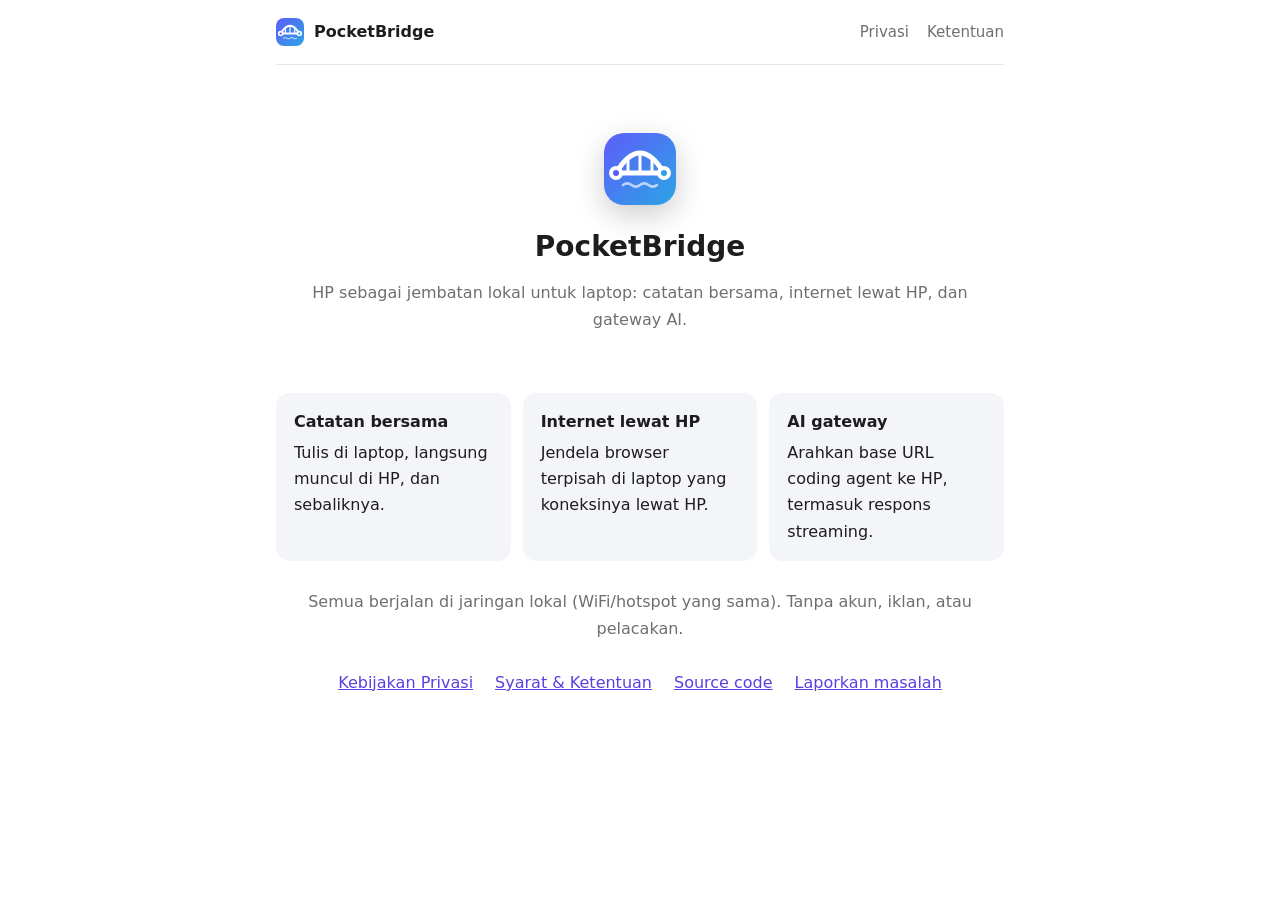
<file: docs/index.html>
<!doctype html>
<html lang="id">
<head>
<meta charset="utf-8">
<meta name="viewport" content="width=device-width,initial-scale=1">
<link rel="icon" href="icon.svg">
<title>PocketBridge</title>
<link rel="stylesheet" href="style.css">
</head>
<body>
<nav><a href="./"><img src="icon.svg" alt="">PocketBridge</a><span><a href="privacy.html">Privasi</a><a href="terms.html">Ketentuan</a></span></nav>

<div class="hero">
  <img src="icon.svg" alt="">
  <h1>PocketBridge</h1>
  <p class="muted">HP sebagai jembatan lokal untuk laptop: catatan bersama, internet lewat HP, dan gateway AI.</p>
</div>

<div class="cards">
  <div><b>Catatan bersama</b>Tulis di laptop, langsung muncul di HP, dan sebaliknya.</div>
  <div><b>Internet lewat HP</b>Jendela browser terpisah di laptop yang koneksinya lewat HP.</div>
  <div><b>AI gateway</b>Arahkan base URL coding agent ke HP, termasuk respons streaming.</div>
</div>

<p class="muted" style="text-align:center">Semua berjalan di jaringan lokal (WiFi/hotspot yang sama). Tanpa akun, iklan, atau pelacakan.</p>

<div class="links">
  <a href="privacy.html">Kebijakan Privasi</a>
  <a href="terms.html">Syarat &amp; Ketentuan</a>
  <a href="https://github.com/CyanoCream/Pocketbridge">Source code</a>
  <a href="https://github.com/CyanoCream/Pocketbridge/issues">Laporkan masalah</a>
</div>
</body>
</html>
</file>
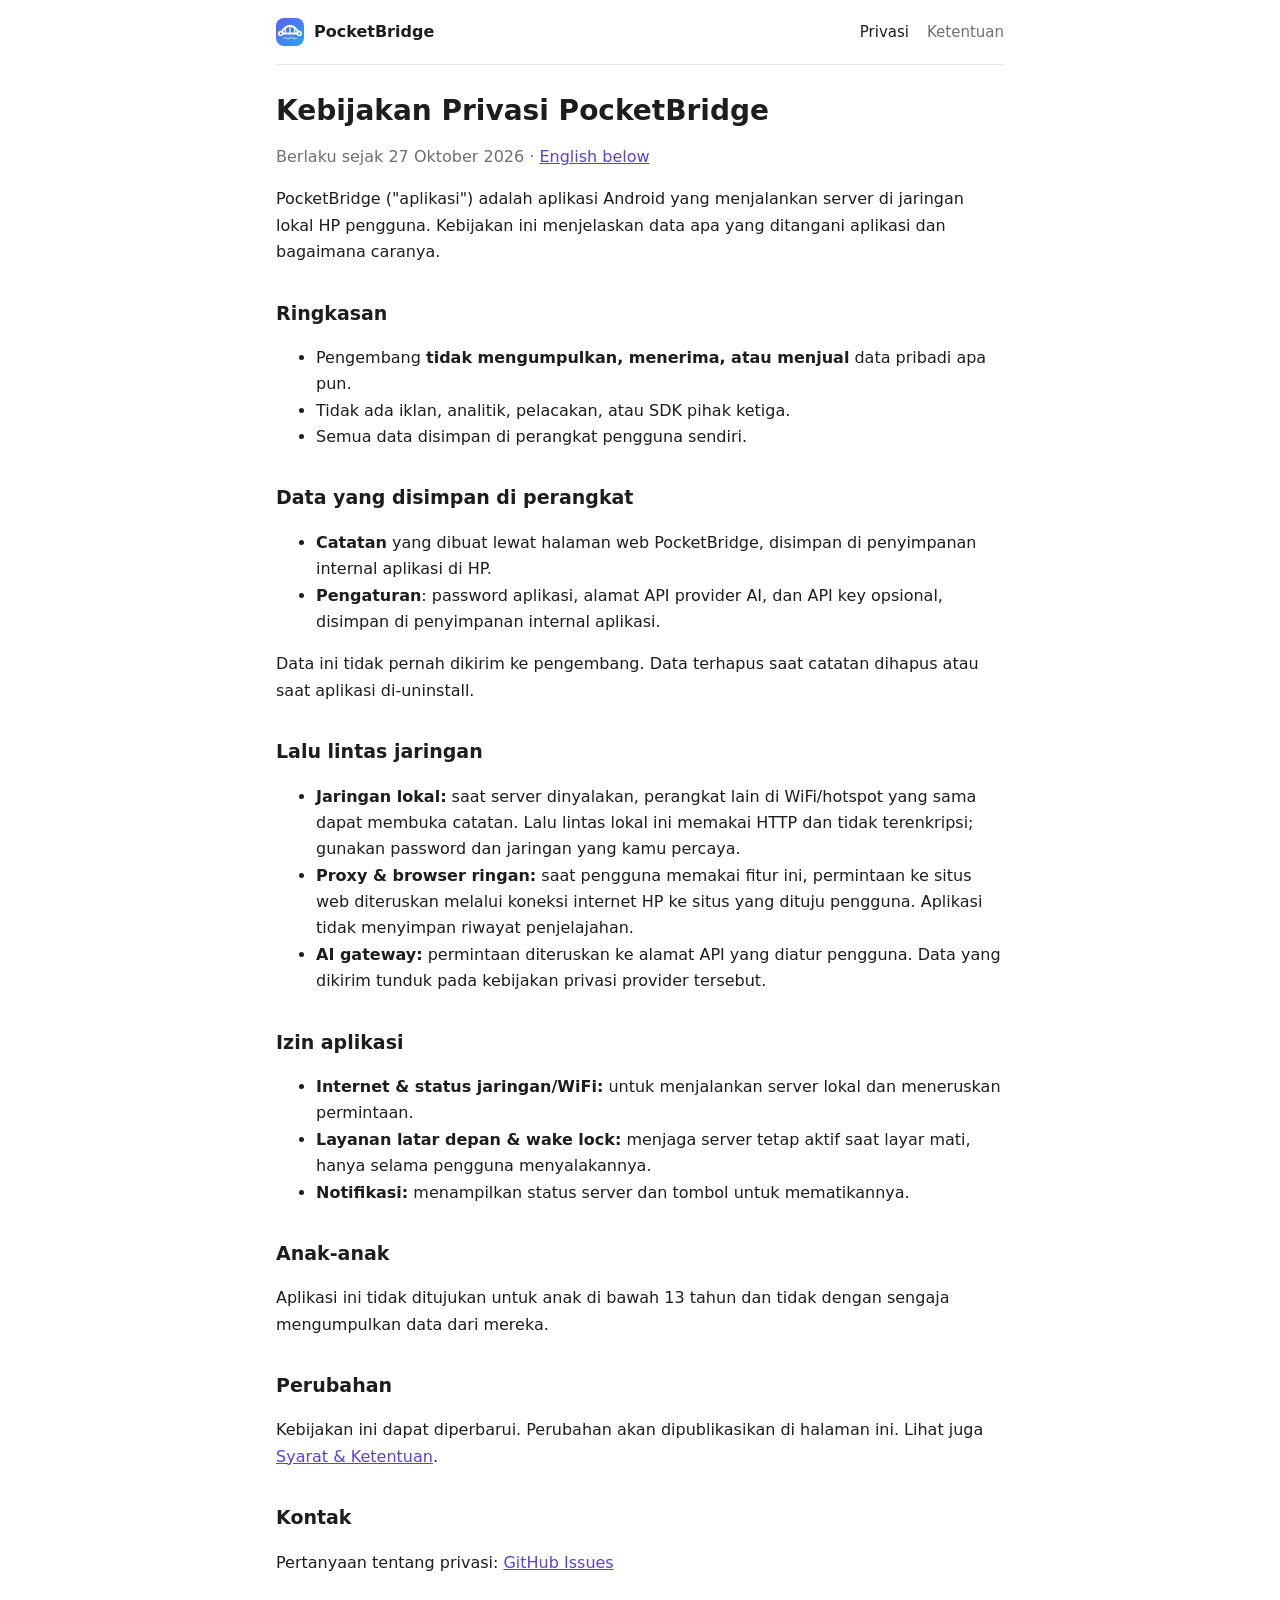
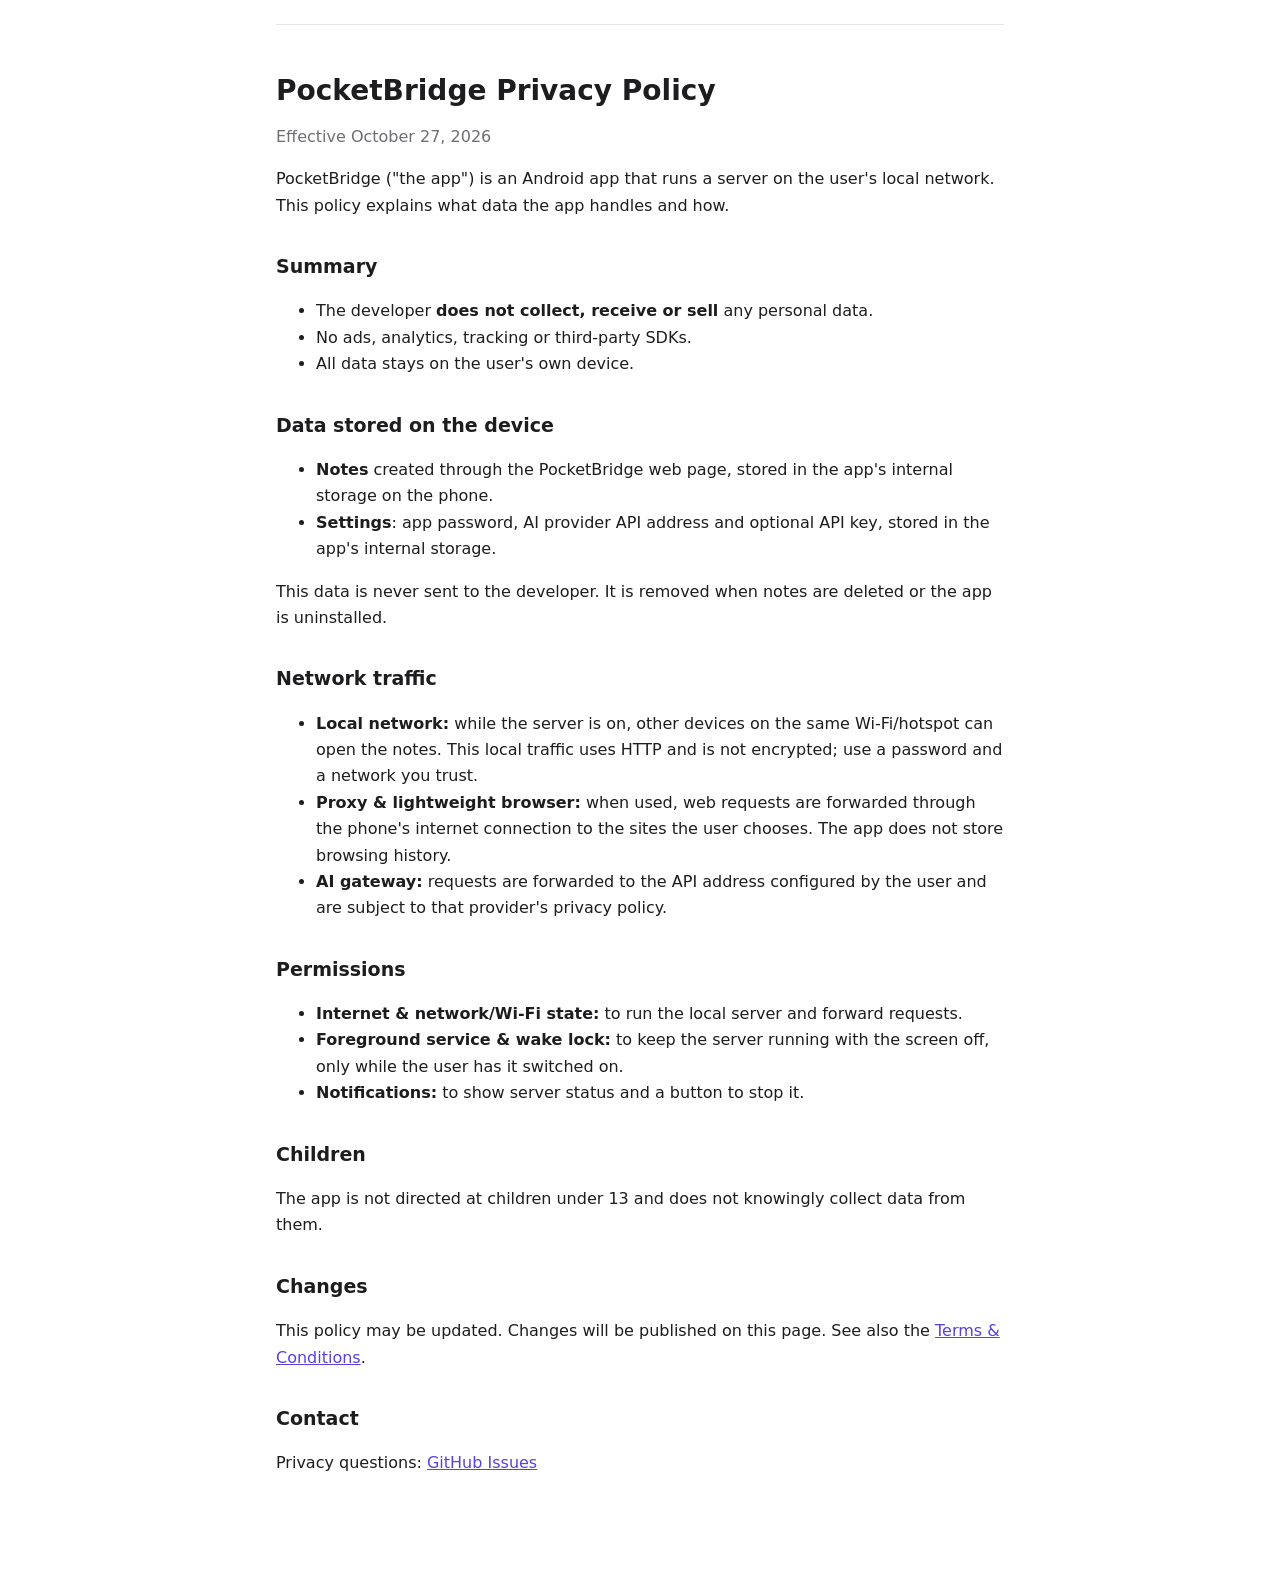
<file: docs/privacy.html>
<!doctype html>
<html lang="id">
<head>
<meta charset="utf-8">
<meta name="viewport" content="width=device-width,initial-scale=1">
<title>Kebijakan Privasi · PocketBridge</title>
<link rel="icon" href="icon.svg">
<link rel="stylesheet" href="style.css">
</head>
<body>
<nav><a href="./"><img src="icon.svg" alt="">PocketBridge</a><span><a href="privacy.html" aria-current="page">Privasi</a><a href="terms.html">Ketentuan</a></span></nav>

<h1>Kebijakan Privasi PocketBridge</h1>
<p class="muted">Berlaku sejak 27 Oktober 2026 · <a href="#en">English below</a></p>

<p>PocketBridge ("aplikasi") adalah aplikasi Android yang menjalankan server di jaringan lokal HP pengguna. Kebijakan ini menjelaskan data apa yang ditangani aplikasi dan bagaimana caranya.</p>

<h2>Ringkasan</h2>
<ul>
  <li>Pengembang <b>tidak mengumpulkan, menerima, atau menjual</b> data pribadi apa pun.</li>
  <li>Tidak ada iklan, analitik, pelacakan, atau SDK pihak ketiga.</li>
  <li>Semua data disimpan di perangkat pengguna sendiri.</li>
</ul>

<h2>Data yang disimpan di perangkat</h2>
<ul>
  <li><b>Catatan</b> yang dibuat lewat halaman web PocketBridge, disimpan di penyimpanan internal aplikasi di HP.</li>
  <li><b>Pengaturan</b>: password aplikasi, alamat API provider AI, dan API key opsional, disimpan di penyimpanan internal aplikasi.</li>
</ul>
<p>Data ini tidak pernah dikirim ke pengembang. Data terhapus saat catatan dihapus atau saat aplikasi di-uninstall.</p>

<h2>Lalu lintas jaringan</h2>
<ul>
  <li><b>Jaringan lokal:</b> saat server dinyalakan, perangkat lain di WiFi/hotspot yang sama dapat membuka catatan. Lalu lintas lokal ini memakai HTTP dan tidak terenkripsi; gunakan password dan jaringan yang kamu percaya.</li>
  <li><b>Proxy &amp; browser ringan:</b> saat pengguna memakai fitur ini, permintaan ke situs web diteruskan melalui koneksi internet HP ke situs yang dituju pengguna. Aplikasi tidak menyimpan riwayat penjelajahan.</li>
  <li><b>AI gateway:</b> permintaan diteruskan ke alamat API yang diatur pengguna. Data yang dikirim tunduk pada kebijakan privasi provider tersebut.</li>
</ul>

<h2>Izin aplikasi</h2>
<ul>
  <li><b>Internet &amp; status jaringan/WiFi:</b> untuk menjalankan server lokal dan meneruskan permintaan.</li>
  <li><b>Layanan latar depan &amp; wake lock:</b> menjaga server tetap aktif saat layar mati, hanya selama pengguna menyalakannya.</li>
  <li><b>Notifikasi:</b> menampilkan status server dan tombol untuk mematikannya.</li>
</ul>

<h2>Anak-anak</h2>
<p>Aplikasi ini tidak ditujukan untuk anak di bawah 13 tahun dan tidak dengan sengaja mengumpulkan data dari mereka.</p>

<h2>Perubahan</h2>
<p>Kebijakan ini dapat diperbarui. Perubahan akan dipublikasikan di halaman ini. Lihat juga <a href="terms.html">Syarat &amp; Ketentuan</a>.</p>

<h2>Kontak</h2>
<p>Pertanyaan tentang privasi: <a href="https://github.com/CyanoCream/Pocketbridge/issues">GitHub Issues</a></p>

<hr id="en">

<h1 lang="en">PocketBridge Privacy Policy</h1>
<p class="muted">Effective October 27, 2026</p>

<p>PocketBridge ("the app") is an Android app that runs a server on the user's local network. This policy explains what data the app handles and how.</p>

<h2>Summary</h2>
<ul>
  <li>The developer <b>does not collect, receive or sell</b> any personal data.</li>
  <li>No ads, analytics, tracking or third-party SDKs.</li>
  <li>All data stays on the user's own device.</li>
</ul>

<h2>Data stored on the device</h2>
<ul>
  <li><b>Notes</b> created through the PocketBridge web page, stored in the app's internal storage on the phone.</li>
  <li><b>Settings</b>: app password, AI provider API address and optional API key, stored in the app's internal storage.</li>
</ul>
<p>This data is never sent to the developer. It is removed when notes are deleted or the app is uninstalled.</p>

<h2>Network traffic</h2>
<ul>
  <li><b>Local network:</b> while the server is on, other devices on the same Wi-Fi/hotspot can open the notes. This local traffic uses HTTP and is not encrypted; use a password and a network you trust.</li>
  <li><b>Proxy &amp; lightweight browser:</b> when used, web requests are forwarded through the phone's internet connection to the sites the user chooses. The app does not store browsing history.</li>
  <li><b>AI gateway:</b> requests are forwarded to the API address configured by the user and are subject to that provider's privacy policy.</li>
</ul>

<h2>Permissions</h2>
<ul>
  <li><b>Internet &amp; network/Wi-Fi state:</b> to run the local server and forward requests.</li>
  <li><b>Foreground service &amp; wake lock:</b> to keep the server running with the screen off, only while the user has it switched on.</li>
  <li><b>Notifications:</b> to show server status and a button to stop it.</li>
</ul>

<h2>Children</h2>
<p>The app is not directed at children under 13 and does not knowingly collect data from them.</p>

<h2>Changes</h2>
<p>This policy may be updated. Changes will be published on this page. See also the <a href="terms.html">Terms &amp; Conditions</a>.</p>

<h2>Contact</h2>
<p>Privacy questions: <a href="https://github.com/CyanoCream/Pocketbridge/issues">GitHub Issues</a></p>
</body>
</html>
</file>
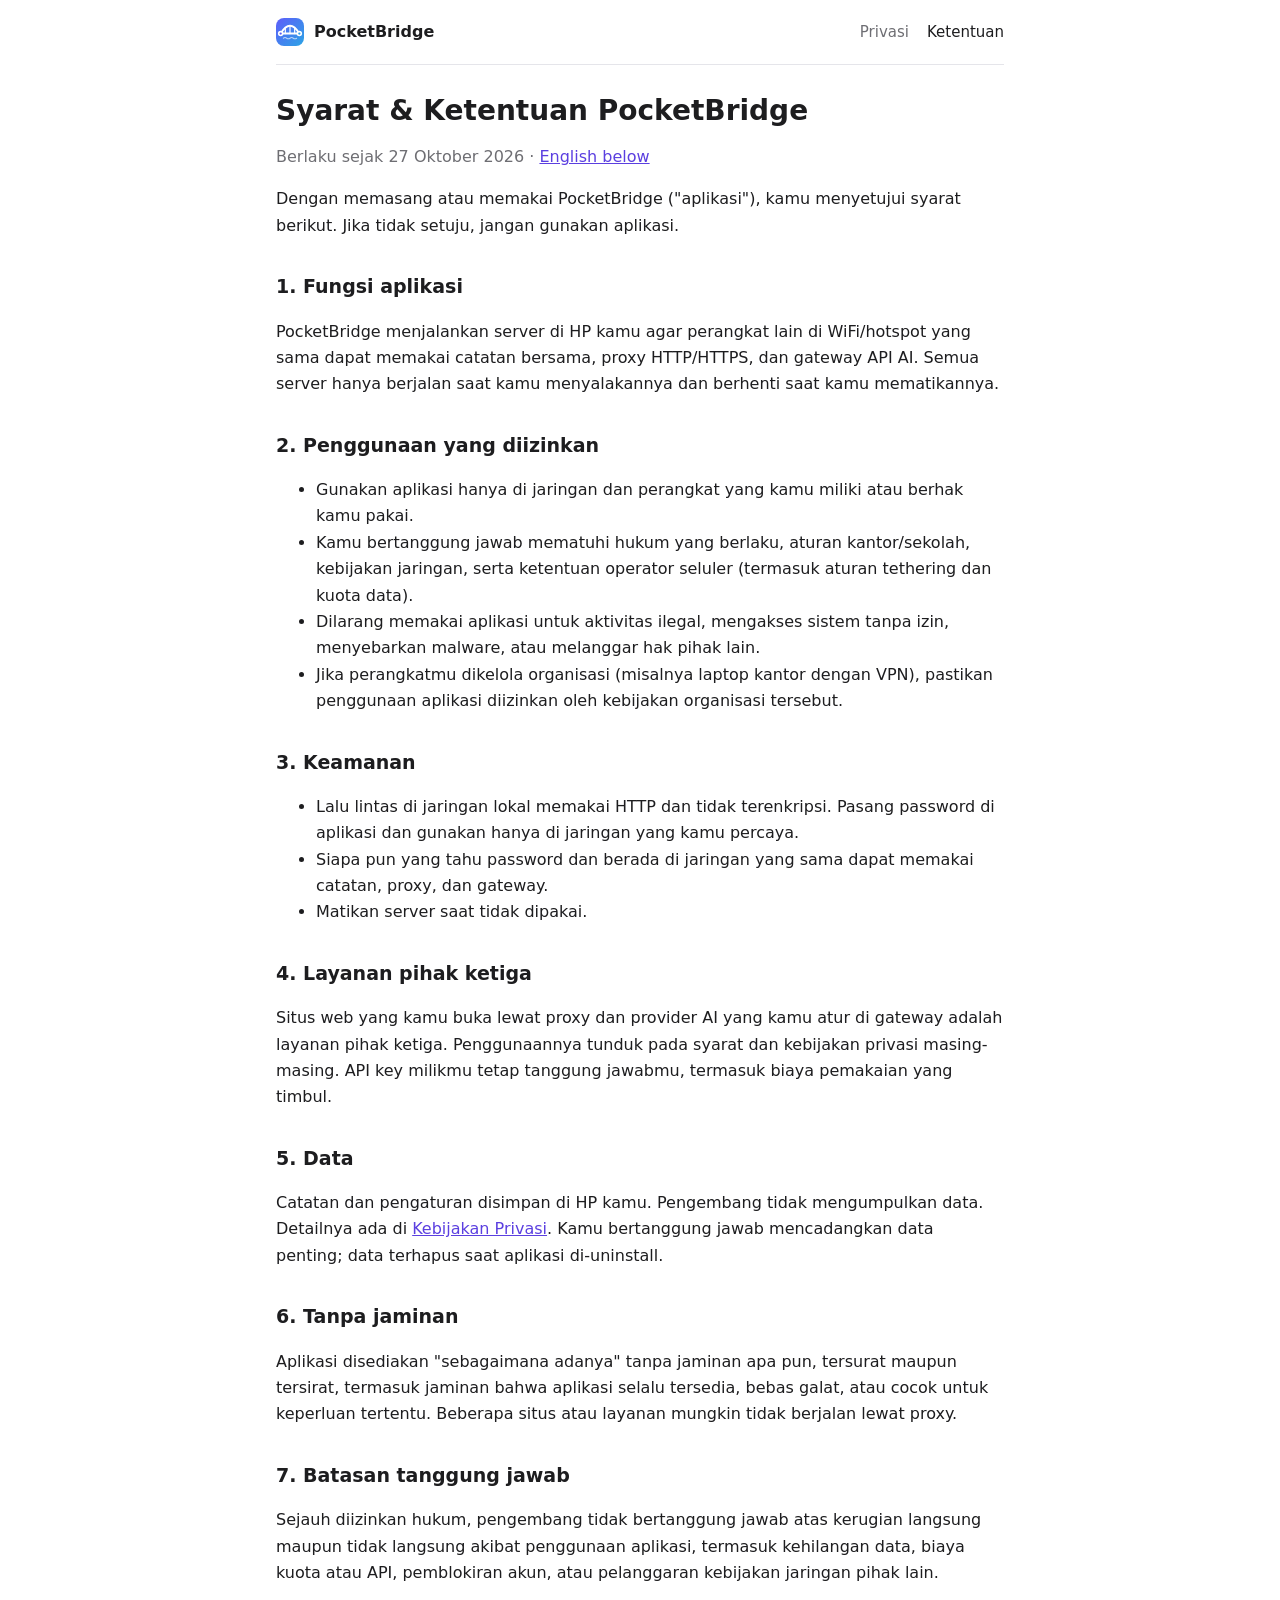
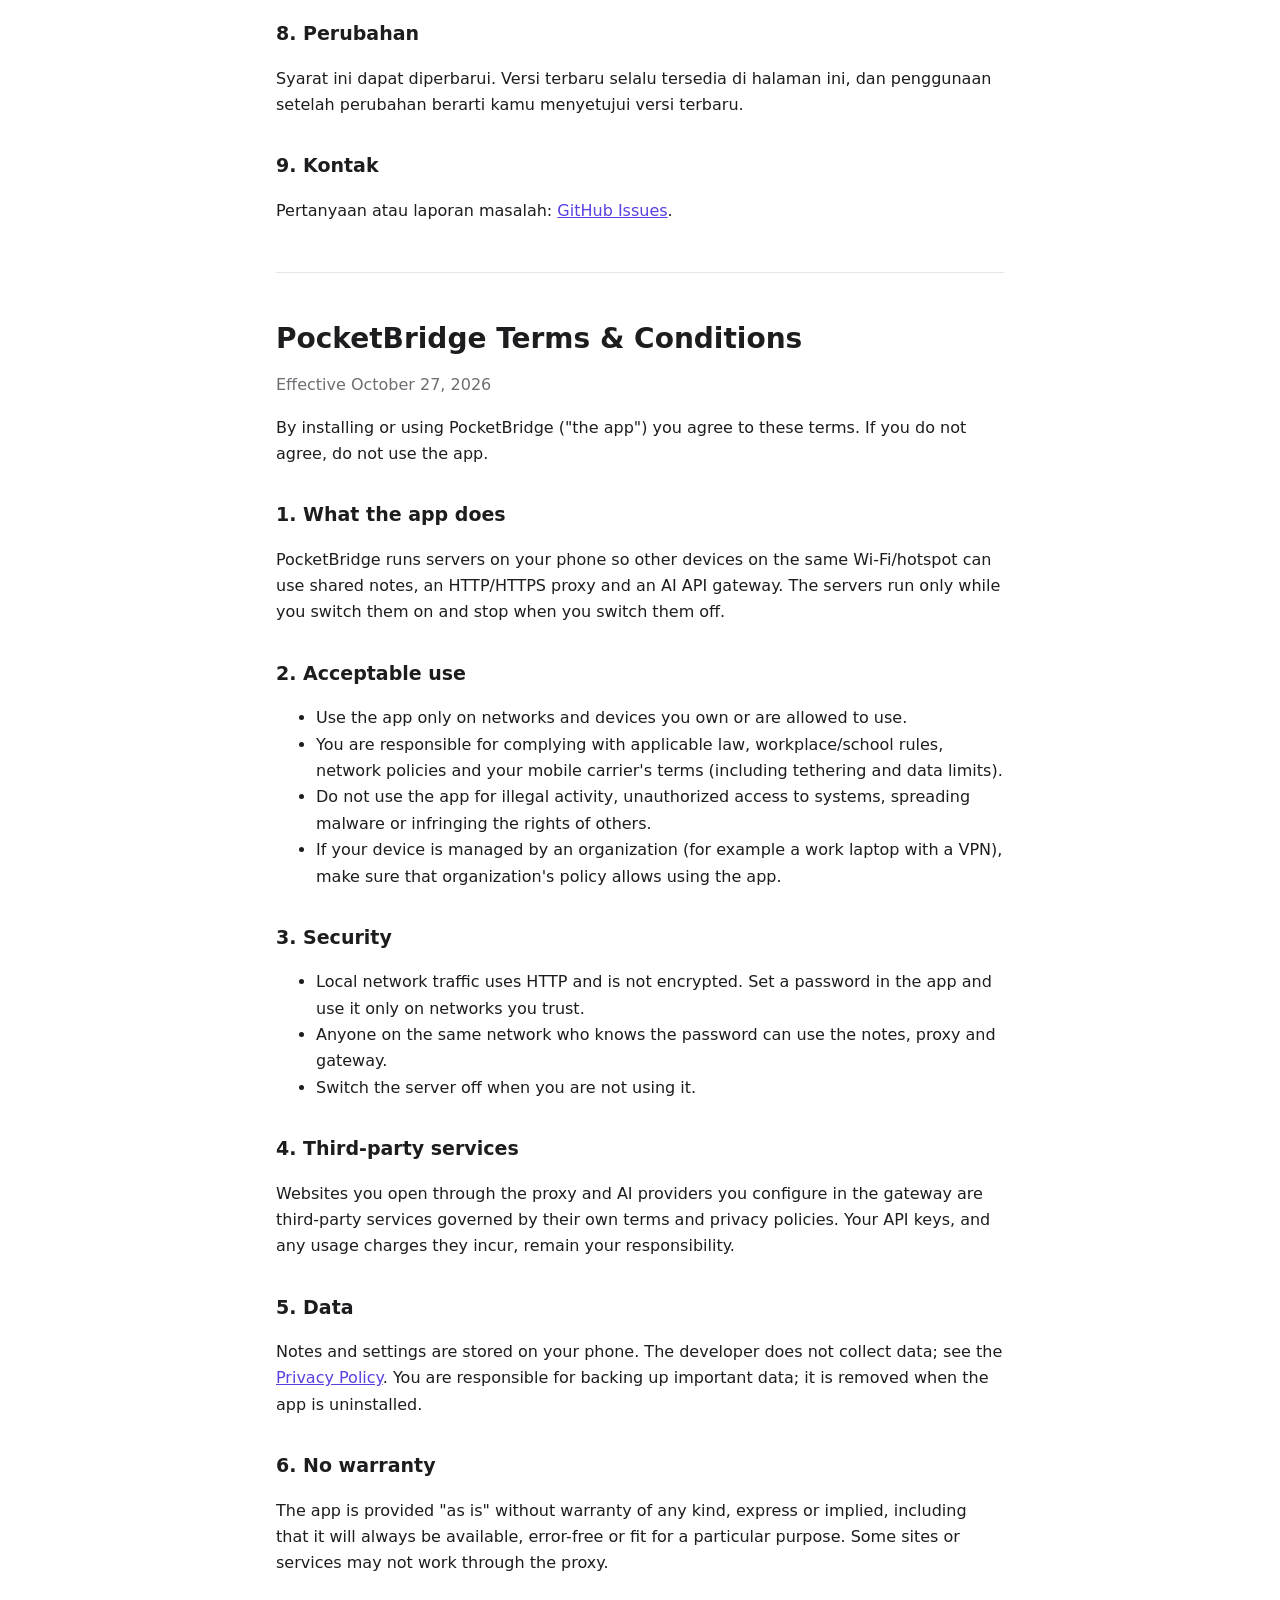
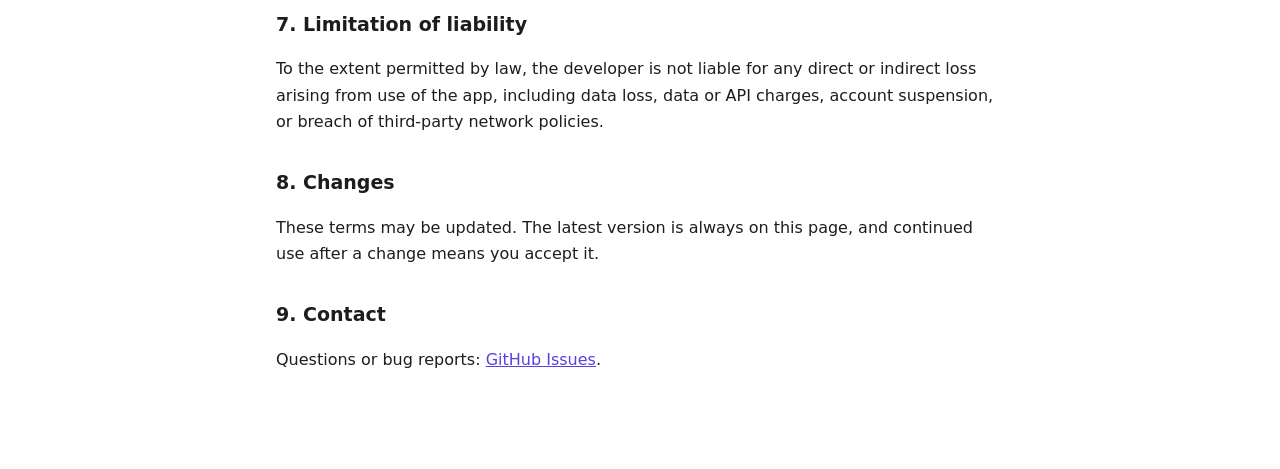
<file: docs/terms.html>
<!doctype html>
<html lang="id">
<head>
<meta charset="utf-8">
<meta name="viewport" content="width=device-width,initial-scale=1">
<link rel="icon" href="icon.svg">
<title>Syarat &amp; Ketentuan · PocketBridge</title>
<link rel="stylesheet" href="style.css">
</head>
<body>
<nav><a href="./"><img src="icon.svg" alt="">PocketBridge</a><span><a href="privacy.html">Privasi</a><a href="terms.html" aria-current="page">Ketentuan</a></span></nav>

<h1>Syarat &amp; Ketentuan PocketBridge</h1>
<p class="muted">Berlaku sejak 27 Oktober 2026 · <a href="#en">English below</a></p>

<p>Dengan memasang atau memakai PocketBridge ("aplikasi"), kamu menyetujui syarat berikut. Jika tidak setuju, jangan gunakan aplikasi.</p>

<h2>1. Fungsi aplikasi</h2>
<p>PocketBridge menjalankan server di HP kamu agar perangkat lain di WiFi/hotspot yang sama dapat memakai catatan bersama, proxy HTTP/HTTPS, dan gateway API AI. Semua server hanya berjalan saat kamu menyalakannya dan berhenti saat kamu mematikannya.</p>

<h2>2. Penggunaan yang diizinkan</h2>
<ul>
  <li>Gunakan aplikasi hanya di jaringan dan perangkat yang kamu miliki atau berhak kamu pakai.</li>
  <li>Kamu bertanggung jawab mematuhi hukum yang berlaku, aturan kantor/sekolah, kebijakan jaringan, serta ketentuan operator seluler (termasuk aturan tethering dan kuota data).</li>
  <li>Dilarang memakai aplikasi untuk aktivitas ilegal, mengakses sistem tanpa izin, menyebarkan malware, atau melanggar hak pihak lain.</li>
  <li>Jika perangkatmu dikelola organisasi (misalnya laptop kantor dengan VPN), pastikan penggunaan aplikasi diizinkan oleh kebijakan organisasi tersebut.</li>
</ul>

<h2>3. Keamanan</h2>
<ul>
  <li>Lalu lintas di jaringan lokal memakai HTTP dan tidak terenkripsi. Pasang password di aplikasi dan gunakan hanya di jaringan yang kamu percaya.</li>
  <li>Siapa pun yang tahu password dan berada di jaringan yang sama dapat memakai catatan, proxy, dan gateway.</li>
  <li>Matikan server saat tidak dipakai.</li>
</ul>

<h2>4. Layanan pihak ketiga</h2>
<p>Situs web yang kamu buka lewat proxy dan provider AI yang kamu atur di gateway adalah layanan pihak ketiga. Penggunaannya tunduk pada syarat dan kebijakan privasi masing-masing. API key milikmu tetap tanggung jawabmu, termasuk biaya pemakaian yang timbul.</p>

<h2>5. Data</h2>
<p>Catatan dan pengaturan disimpan di HP kamu. Pengembang tidak mengumpulkan data. Detailnya ada di <a href="privacy.html">Kebijakan Privasi</a>. Kamu bertanggung jawab mencadangkan data penting; data terhapus saat aplikasi di-uninstall.</p>

<h2>6. Tanpa jaminan</h2>
<p>Aplikasi disediakan "sebagaimana adanya" tanpa jaminan apa pun, tersurat maupun tersirat, termasuk jaminan bahwa aplikasi selalu tersedia, bebas galat, atau cocok untuk keperluan tertentu. Beberapa situs atau layanan mungkin tidak berjalan lewat proxy.</p>

<h2>7. Batasan tanggung jawab</h2>
<p>Sejauh diizinkan hukum, pengembang tidak bertanggung jawab atas kerugian langsung maupun tidak langsung akibat penggunaan aplikasi, termasuk kehilangan data, biaya kuota atau API, pemblokiran akun, atau pelanggaran kebijakan jaringan pihak lain.</p>

<h2>8. Perubahan</h2>
<p>Syarat ini dapat diperbarui. Versi terbaru selalu tersedia di halaman ini, dan penggunaan setelah perubahan berarti kamu menyetujui versi terbaru.</p>

<h2>9. Kontak</h2>
<p>Pertanyaan atau laporan masalah: <a href="https://github.com/CyanoCream/Pocketbridge/issues">GitHub Issues</a>.</p>

<hr id="en">

<h1 lang="en">PocketBridge Terms &amp; Conditions</h1>
<div lang="en">
<p class="muted">Effective October 27, 2026</p>

<p>By installing or using PocketBridge ("the app") you agree to these terms. If you do not agree, do not use the app.</p>

<h2>1. What the app does</h2>
<p>PocketBridge runs servers on your phone so other devices on the same Wi-Fi/hotspot can use shared notes, an HTTP/HTTPS proxy and an AI API gateway. The servers run only while you switch them on and stop when you switch them off.</p>

<h2>2. Acceptable use</h2>
<ul>
  <li>Use the app only on networks and devices you own or are allowed to use.</li>
  <li>You are responsible for complying with applicable law, workplace/school rules, network policies and your mobile carrier's terms (including tethering and data limits).</li>
  <li>Do not use the app for illegal activity, unauthorized access to systems, spreading malware or infringing the rights of others.</li>
  <li>If your device is managed by an organization (for example a work laptop with a VPN), make sure that organization's policy allows using the app.</li>
</ul>

<h2>3. Security</h2>
<ul>
  <li>Local network traffic uses HTTP and is not encrypted. Set a password in the app and use it only on networks you trust.</li>
  <li>Anyone on the same network who knows the password can use the notes, proxy and gateway.</li>
  <li>Switch the server off when you are not using it.</li>
</ul>

<h2>4. Third-party services</h2>
<p>Websites you open through the proxy and AI providers you configure in the gateway are third-party services governed by their own terms and privacy policies. Your API keys, and any usage charges they incur, remain your responsibility.</p>

<h2>5. Data</h2>
<p>Notes and settings are stored on your phone. The developer does not collect data; see the <a href="privacy.html">Privacy Policy</a>. You are responsible for backing up important data; it is removed when the app is uninstalled.</p>

<h2>6. No warranty</h2>
<p>The app is provided "as is" without warranty of any kind, express or implied, including that it will always be available, error-free or fit for a particular purpose. Some sites or services may not work through the proxy.</p>

<h2>7. Limitation of liability</h2>
<p>To the extent permitted by law, the developer is not liable for any direct or indirect loss arising from use of the app, including data loss, data or API charges, account suspension, or breach of third-party network policies.</p>

<h2>8. Changes</h2>
<p>These terms may be updated. The latest version is always on this page, and continued use after a change means you accept it.</p>

<h2>9. Contact</h2>
<p>Questions or bug reports: <a href="https://github.com/CyanoCream/Pocketbridge/issues">GitHub Issues</a>.</p>
</div>
</body>
</html>
</file>
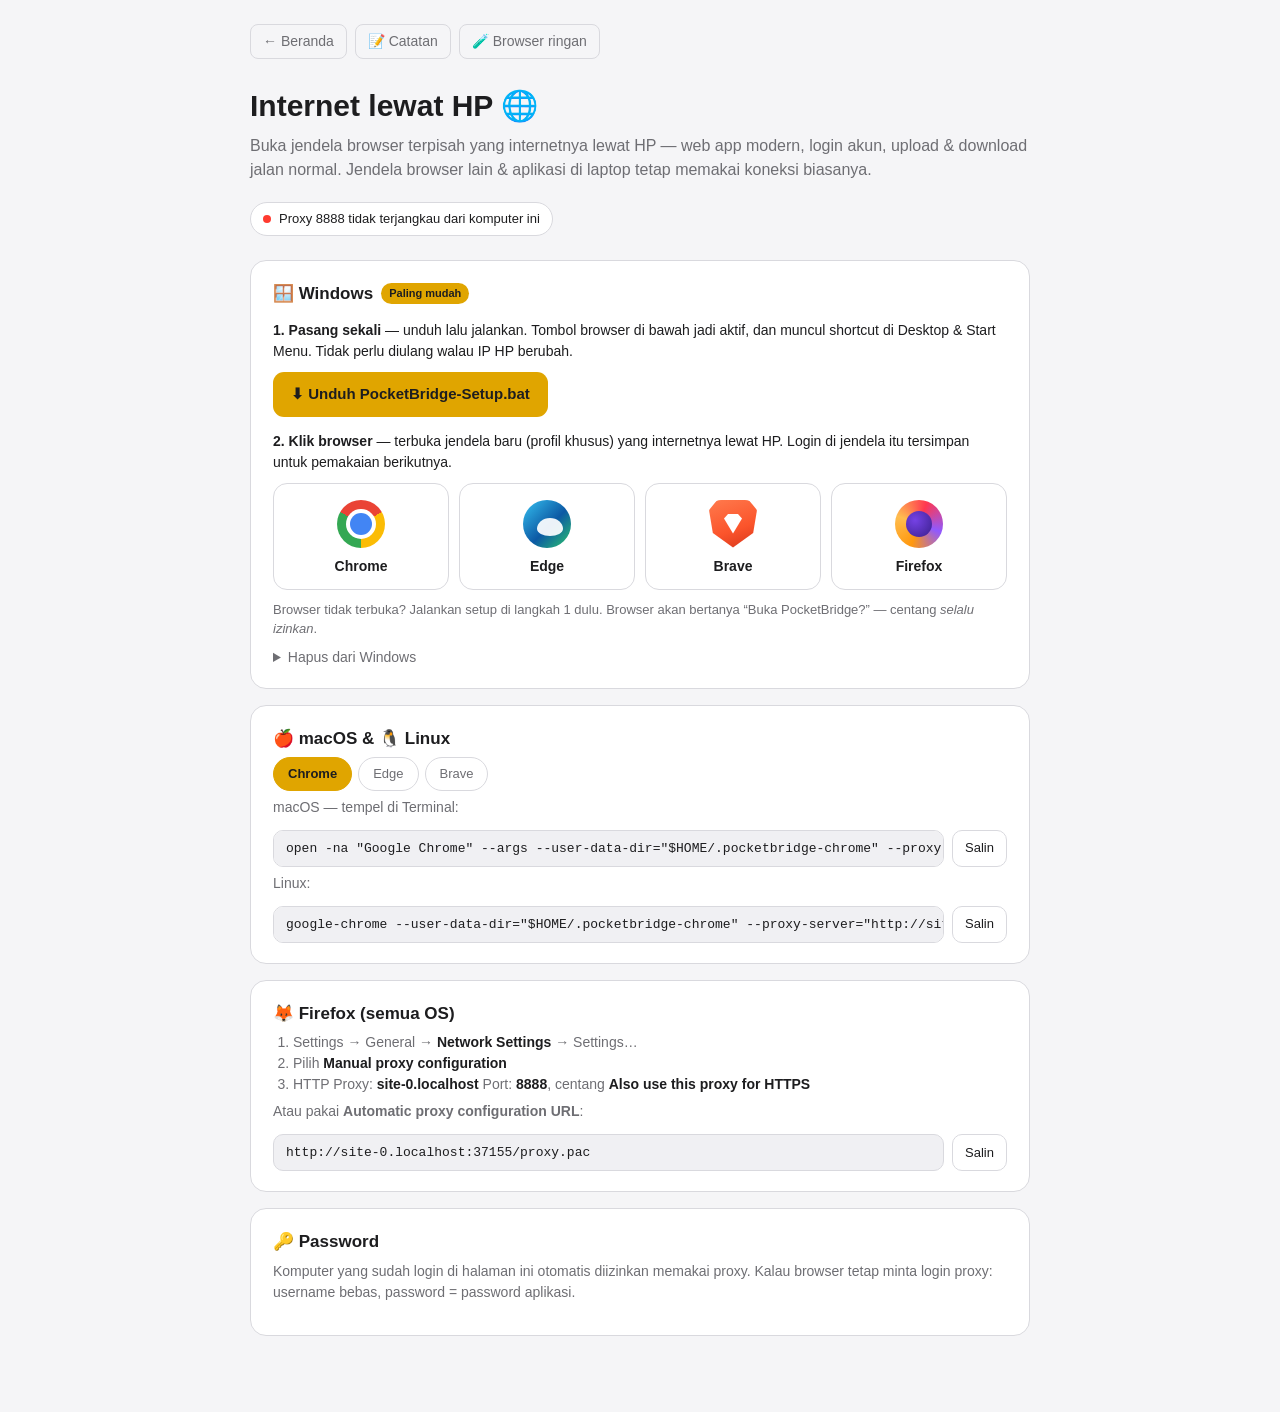
<file: rust/web/internet.html>
<!doctype html>
<html lang="id">
<head>
<meta charset="utf-8">
<meta name="viewport" content="width=device-width,initial-scale=1">
<link rel="icon" href="/icon.svg">
<title>Internet · PocketBridge</title>
<style>
:root{--bg:#f5f5f7;--card:#fff;--line:#d9d9de;--text:#1d1d1f;--muted:#6e6e73;--acc:#e0a500;--code:#f0f0f3;--ok:#34c759;--bad:#ff3b30}
@media (prefers-color-scheme:dark){:root{--bg:#1c1c1e;--card:#2c2c2e;--line:#3a3a3c;--text:#f2f2f7;--muted:#a1a1a6;--acc:#ffc93c;--code:#1c1c1e}}
*{box-sizing:border-box}
body{margin:0;font-family:-apple-system,BlinkMacSystemFont,"Segoe UI",Roboto,sans-serif;background:var(--bg);color:var(--text);line-height:1.5}
.wrap{max-width:820px;margin:0 auto;padding:24px 20px 60px}
nav{display:flex;gap:8px;margin-bottom:24px}
nav a{color:var(--muted);text-decoration:none;font-size:14px;padding:6px 12px;border-radius:8px;border:1px solid var(--line)}
nav a:hover{color:var(--text)}
h1{font-size:30px;margin:0 0 6px}
.lead{color:var(--muted);margin:0 0 20px}
.status{display:inline-flex;align-items:center;gap:8px;font-size:13px;padding:6px 12px;border-radius:999px;background:var(--card);border:1px solid var(--line);margin-bottom:24px}
.dot{width:8px;height:8px;border-radius:50%;background:var(--muted)}
.dot.ok{background:var(--ok)}.dot.bad{background:var(--bad)}
.card{background:var(--card);border:1px solid var(--line);border-radius:16px;padding:20px 22px;margin-bottom:16px}
.card h2{font-size:17px;margin:0 0 4px;display:flex;align-items:center;gap:8px}
.card p{margin:6px 0 12px;color:var(--muted);font-size:14px}
.tag{font-size:11px;font-weight:600;padding:2px 8px;border-radius:999px;background:var(--acc);color:#1d1d1f}
.btn{display:inline-block;text-decoration:none;font-weight:600;font-size:15px;padding:11px 18px;border-radius:11px;background:var(--acc);color:#1d1d1f;border:0;cursor:pointer}
.cmd{display:flex;gap:8px;align-items:stretch;margin-top:8px}
code{flex:1;display:block;font:13px ui-monospace,SFMono-Regular,Consolas,monospace;background:var(--code);border:1px solid var(--line);border-radius:10px;padding:10px 12px;overflow-x:auto;white-space:nowrap}
.copy{border:1px solid var(--line);background:transparent;color:var(--text);border-radius:10px;padding:0 12px;cursor:pointer;font:inherit;font-size:13px}
ol{margin:6px 0 0;padding-left:20px;color:var(--muted);font-size:14px}
ol b{color:var(--text)}
details{margin-top:8px}summary{cursor:pointer;font-size:14px;color:var(--muted)}
.step{margin:14px 0 10px!important;color:var(--text)!important}
.hint{font-size:13px!important;margin:10px 0 0!important}
.browsers{display:grid;grid-template-columns:repeat(4,1fr);gap:10px}
.br{display:flex;flex-direction:column;align-items:center;gap:8px;padding:16px 8px 12px;border:1px solid var(--line);border-radius:14px;text-decoration:none;color:var(--text);font-size:14px;font-weight:600;cursor:pointer;transition:.15s}
.br:hover{border-color:var(--acc);transform:translateY(-2px);box-shadow:0 8px 20px #0002}
.ic{width:48px;height:48px;border-radius:50%;position:relative;display:block}
.ic-chrome{background:conic-gradient(from -60deg,#EA4335 0 120deg,#FBBC05 0 240deg,#34A853 0)}
.ic-chrome:after{content:"";position:absolute;inset:13px;border-radius:50%;background:#4285F4;box-shadow:0 0 0 4px #fff}
.ic-edge{background:linear-gradient(135deg,#35C1F1,#0C59A4 55%,#2BC56B)}
.ic-edge:after{content:"";position:absolute;left:14px;top:18px;width:26px;height:18px;border-radius:50% 50% 50% 50%/60% 60% 40% 40%;background:#fff;opacity:.92}
.ic-brave{border-radius:12px 12px 22px 22px;background:linear-gradient(160deg,#FF7A4D,#FB542B 60%,#D6361B);clip-path:polygon(18% 0,82% 0,100% 22%,92% 70%,50% 100%,8% 70%,0 22%)}
.ic-brave:after{content:"";position:absolute;left:15px;top:14px;width:18px;height:20px;background:#fff;clip-path:polygon(50% 100%,0 25%,25% 0,75% 0,100% 25%)}
.ic-firefox{background:conic-gradient(from 200deg,#FF980E,#FFBD4F,#FF3750,#9059FF,#FF980E)}
.ic-firefox:after{content:"";position:absolute;inset:11px;border-radius:50%;background:radial-gradient(circle at 35% 35%,#7542E5,#3A1F8C)}
.pick{display:flex;gap:6px;margin:6px 0 4px}
.pick button{border:1px solid var(--line);background:transparent;color:var(--muted);border-radius:999px;padding:6px 14px;font:inherit;font-size:13px;cursor:pointer}
.pick button.on{background:var(--acc);border-color:var(--acc);color:#1d1d1f;font-weight:600}
@media (max-width:560px){.browsers{grid-template-columns:repeat(2,1fr)}}
</style>
</head>
<body>
<div class="wrap">
  <nav><a href="/">← Beranda</a><a href="/notes">📝 Catatan</a><a href="/lite">🧪 Browser ringan</a></nav>
  <h1>Internet lewat HP 🌐</h1>
  <p class="lead">Buka jendela browser terpisah yang internetnya lewat HP — web app modern, login akun, upload &amp; download jalan normal. Jendela browser lain &amp; aplikasi di laptop tetap memakai koneksi biasanya.</p>
  <div class="status"><span class="dot" id="dot"></span><span id="st">Mengecek proxy…</span></div>

  <div class="card">
    <h2>🪟 Windows <span class="tag">Paling mudah</span></h2>
    <p class="step"><b>1. Pasang sekali</b> — unduh lalu jalankan. Tombol browser di bawah jadi aktif, dan muncul shortcut di Desktop &amp; Start Menu. Tidak perlu diulang walau IP HP berubah.</p>
    <a class="btn" href="/launch/PocketBridge-Setup.bat" download>⬇ Unduh PocketBridge-Setup.bat</a>
    <p class="step"><b>2. Klik browser</b> — terbuka jendela baru (profil khusus) yang internetnya lewat HP. Login di jendela itu tersimpan untuk pemakaian berikutnya.</p>
    <div class="browsers">
      <a class="br" data-b="chrome"><span class="ic ic-chrome"></span>Chrome</a>
      <a class="br" data-b="edge"><span class="ic ic-edge"></span>Edge</a>
      <a class="br" data-b="brave"><span class="ic ic-brave"></span>Brave</a>
      <a class="br" data-b="firefox"><span class="ic ic-firefox"></span>Firefox</a>
    </div>
    <p class="hint">Browser tidak terbuka? Jalankan setup di langkah 1 dulu. Browser akan bertanya “Buka PocketBridge?” — centang <i>selalu izinkan</i>.</p>
    <details><summary>Hapus dari Windows</summary>
      <div class="cmd"><code id="uninst"></code><button class="copy" data-for="uninst">Salin</button></div>
    </details>
  </div>

  <div class="card">
    <h2>🍎 macOS &amp; 🐧 Linux</h2>
    <div class="pick" id="pick">
      <button data-b="chrome" class="on">Chrome</button><button data-b="edge">Edge</button><button data-b="brave">Brave</button>
    </div>
    <p>macOS — tempel di Terminal:</p>
    <div class="cmd"><code id="mac"></code><button class="copy" data-for="mac">Salin</button></div>
    <p>Linux:</p>
    <div class="cmd"><code id="linux"></code><button class="copy" data-for="linux">Salin</button></div>
  </div>

  <div class="card">
    <h2>🦊 Firefox (semua OS)</h2>
    <ol>
      <li>Settings → General → <b>Network Settings</b> → Settings…</li>
      <li>Pilih <b>Manual proxy configuration</b></li>
      <li>HTTP Proxy: <b id="ffhost"></b> Port: <b>8888</b>, centang <b>Also use this proxy for HTTPS</b></li>
    </ol>
    <p>Atau pakai <b>Automatic proxy configuration URL</b>:</p>
    <div class="cmd"><code id="pac"></code><button class="copy" data-for="pac">Salin</button></div>
  </div>

  <div class="card">
    <h2>🔑 Password</h2>
    <p>Komputer yang sudah login di halaman ini otomatis diizinkan memakai proxy. Kalau browser tetap minta login proxy: username bebas, password = password aplikasi.</p>
  </div>
</div>
<script>
const host = location.hostname, proxy = 'http://' + host + ':8888';
const set = (id, s) => document.getElementById(id).textContent = s;
set('uninst', `powershell -NoProfile -ExecutionPolicy Bypass -File "%LOCALAPPDATA%\\PocketBridge\\launch.ps1" -Uninstall`);
set('ffhost', host);

// Windows: pocketbridge:// links are handled by the launcher installed in step 1.
document.querySelectorAll('.br').forEach(a => a.href = `pocketbridge://${a.dataset.b}/?host=${encodeURIComponent(host)}`);

// macOS / Linux commands for the selected Chromium browser.
const APPS = {
  chrome: { mac: 'Google Chrome', linux: 'google-chrome' },
  edge: { mac: 'Microsoft Edge', linux: 'microsoft-edge' },
  brave: { mac: 'Brave Browser', linux: 'brave-browser' },
};
function commands(b) {
  const dir = `$HOME/.pocketbridge-${b}`;
  set('mac', `open -na "${APPS[b].mac}" --args --user-data-dir="${dir}" --proxy-server="${proxy}" https://www.google.com/`);
  set('linux', `${APPS[b].linux} --user-data-dir="${dir}" --proxy-server="${proxy}" https://www.google.com/ &`);
}
document.querySelectorAll('#pick button').forEach(btn => btn.onclick = () => {
  document.querySelectorAll('#pick button').forEach(x => x.classList.toggle('on', x === btn));
  commands(btn.dataset.b);
});
commands('chrome');
set('pac', location.origin + '/proxy.pac');

document.querySelectorAll('.copy').forEach(b => b.onclick = () => {
  const el = document.getElementById(b.dataset.for);
  const r = document.createRange(); r.selectNodeContents(el);
  const s = getSelection(); s.removeAllRanges(); s.addRange(r);
  document.execCommand('copy'); s.removeAllRanges();
  b.textContent = 'Tersalin'; setTimeout(() => b.textContent = 'Salin', 1500);
});

const dot = document.getElementById('dot');
fetch(proxy + '/', { mode: 'no-cors', cache: 'no-store' })
  .then(() => { dot.className = 'dot ok'; set('st', 'Proxy aktif di ' + host + ':8888'); })
  .catch(() => { dot.className = 'dot bad'; set('st', 'Proxy 8888 tidak terjangkau dari komputer ini'); });
</script>
</body>
</html>
</file>
<file: docs/style.css>
:root{--bg:#fff;--text:#1d1d1f;--muted:#6e6e73;--line:#e5e5ea;--link:#5b3fe0;--card:#f4f5f9}
@media (prefers-color-scheme:dark){:root{--bg:#1c1d22;--text:#eef0f6;--muted:#9a9db0;--line:#33353f;--link:#a996ff;--card:#25262e}}
*{box-sizing:border-box}
body{max-width:760px;margin:0 auto;padding:0 16px 80px;font-family:system-ui,-apple-system,"Segoe UI",Roboto,sans-serif;
  line-height:1.65;color:var(--text);background:var(--bg)}
a{color:var(--link)}
nav{display:flex;justify-content:space-between;align-items:center;gap:12px;padding:18px 0;border-bottom:1px solid var(--line);margin-bottom:28px}
nav a{text-decoration:none;color:var(--text)}
nav>a{display:flex;align-items:center;gap:10px;font-weight:600}
nav img{width:28px;height:28px;border-radius:8px}
nav span{display:flex;gap:18px;font-size:15px}
nav span a{color:var(--muted)}
nav span a[aria-current]{color:var(--text)}
h1{font-size:28px;line-height:1.25;margin:0 0 4px}
h2{margin-top:32px;font-size:19px}
.muted{color:var(--muted)}
hr{border:0;border-top:1px solid var(--line);margin:48px 0}
.hero{text-align:center;padding:40px 0 16px}
.hero img{width:72px;height:72px;border-radius:20px;box-shadow:0 10px 30px #0003}
.hero h1{margin-top:16px}
.cards{display:grid;grid-template-columns:repeat(auto-fit,minmax(200px,1fr));gap:12px;margin:28px 0}
.cards div{background:var(--card);border-radius:14px;padding:16px 18px}
.cards b{display:block;margin-bottom:4px}
.links{display:flex;flex-wrap:wrap;justify-content:center;gap:10px 22px;margin-top:28px}
</file>
